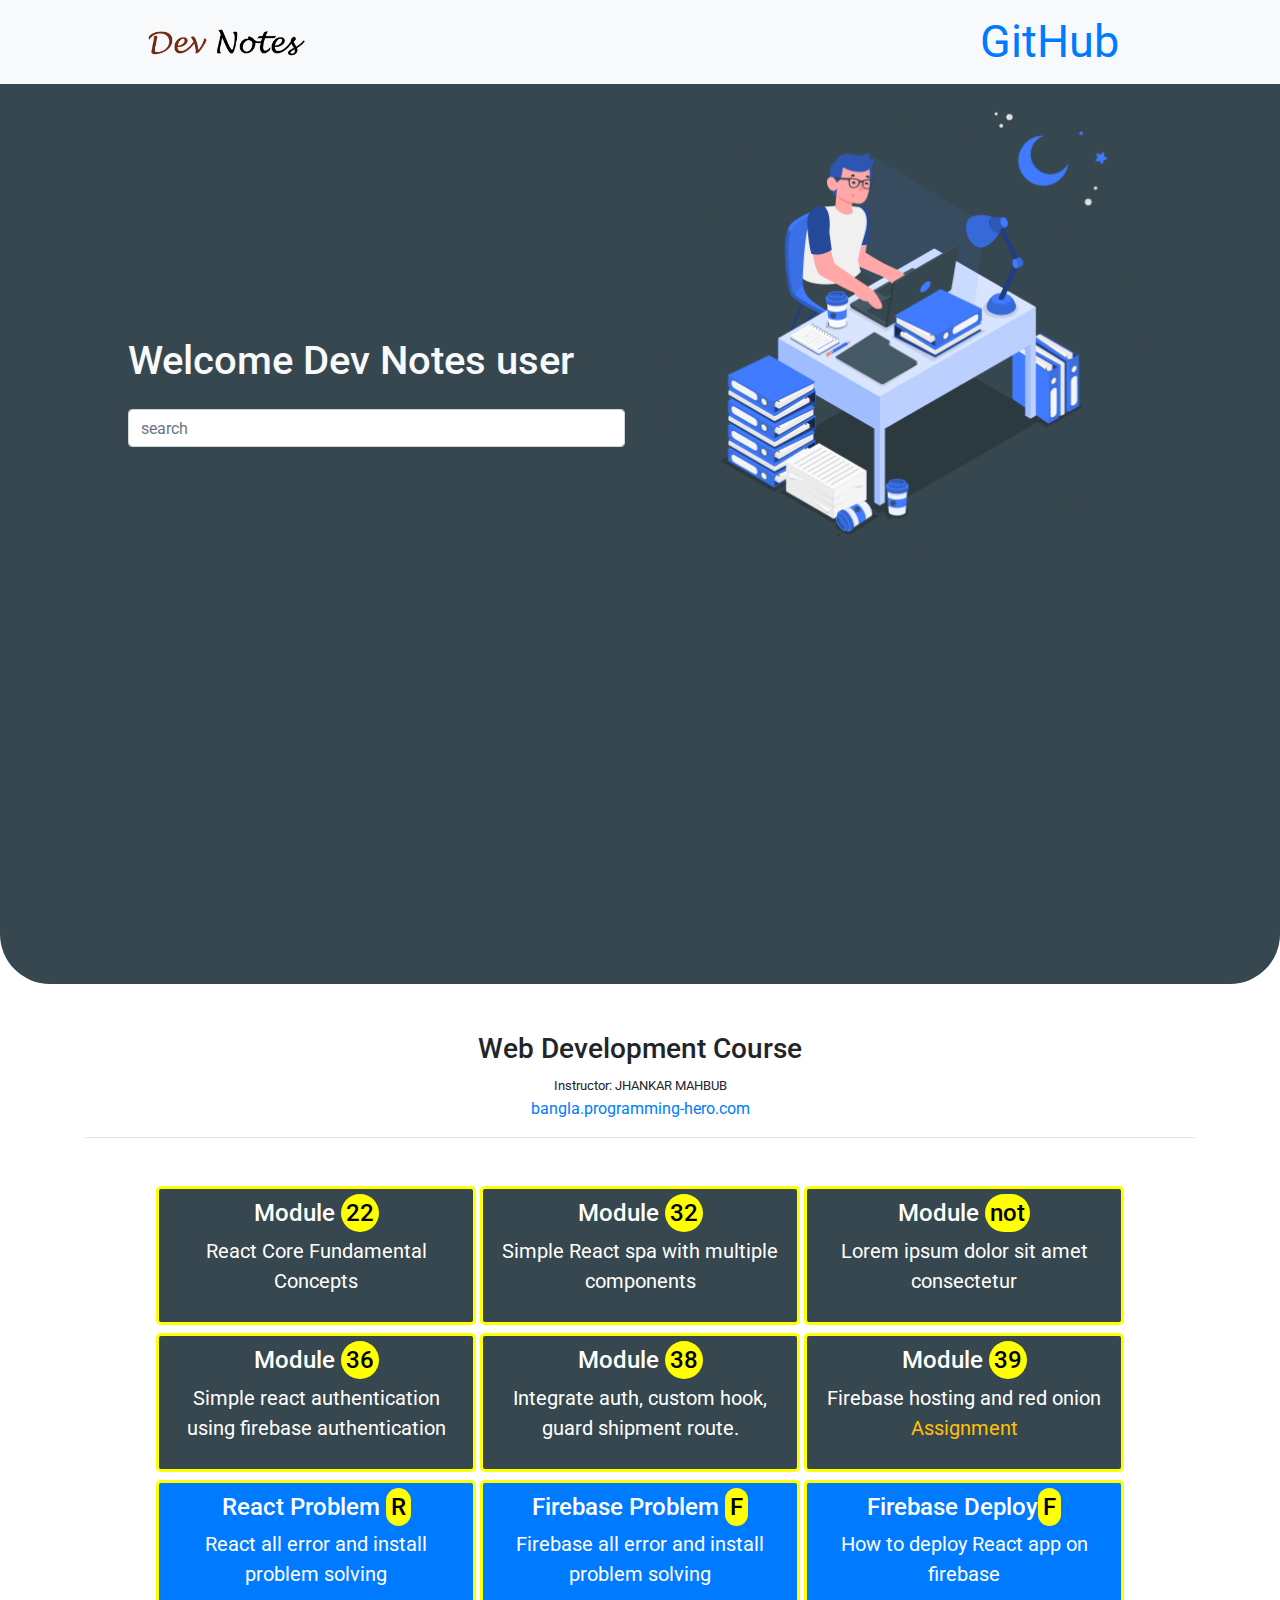
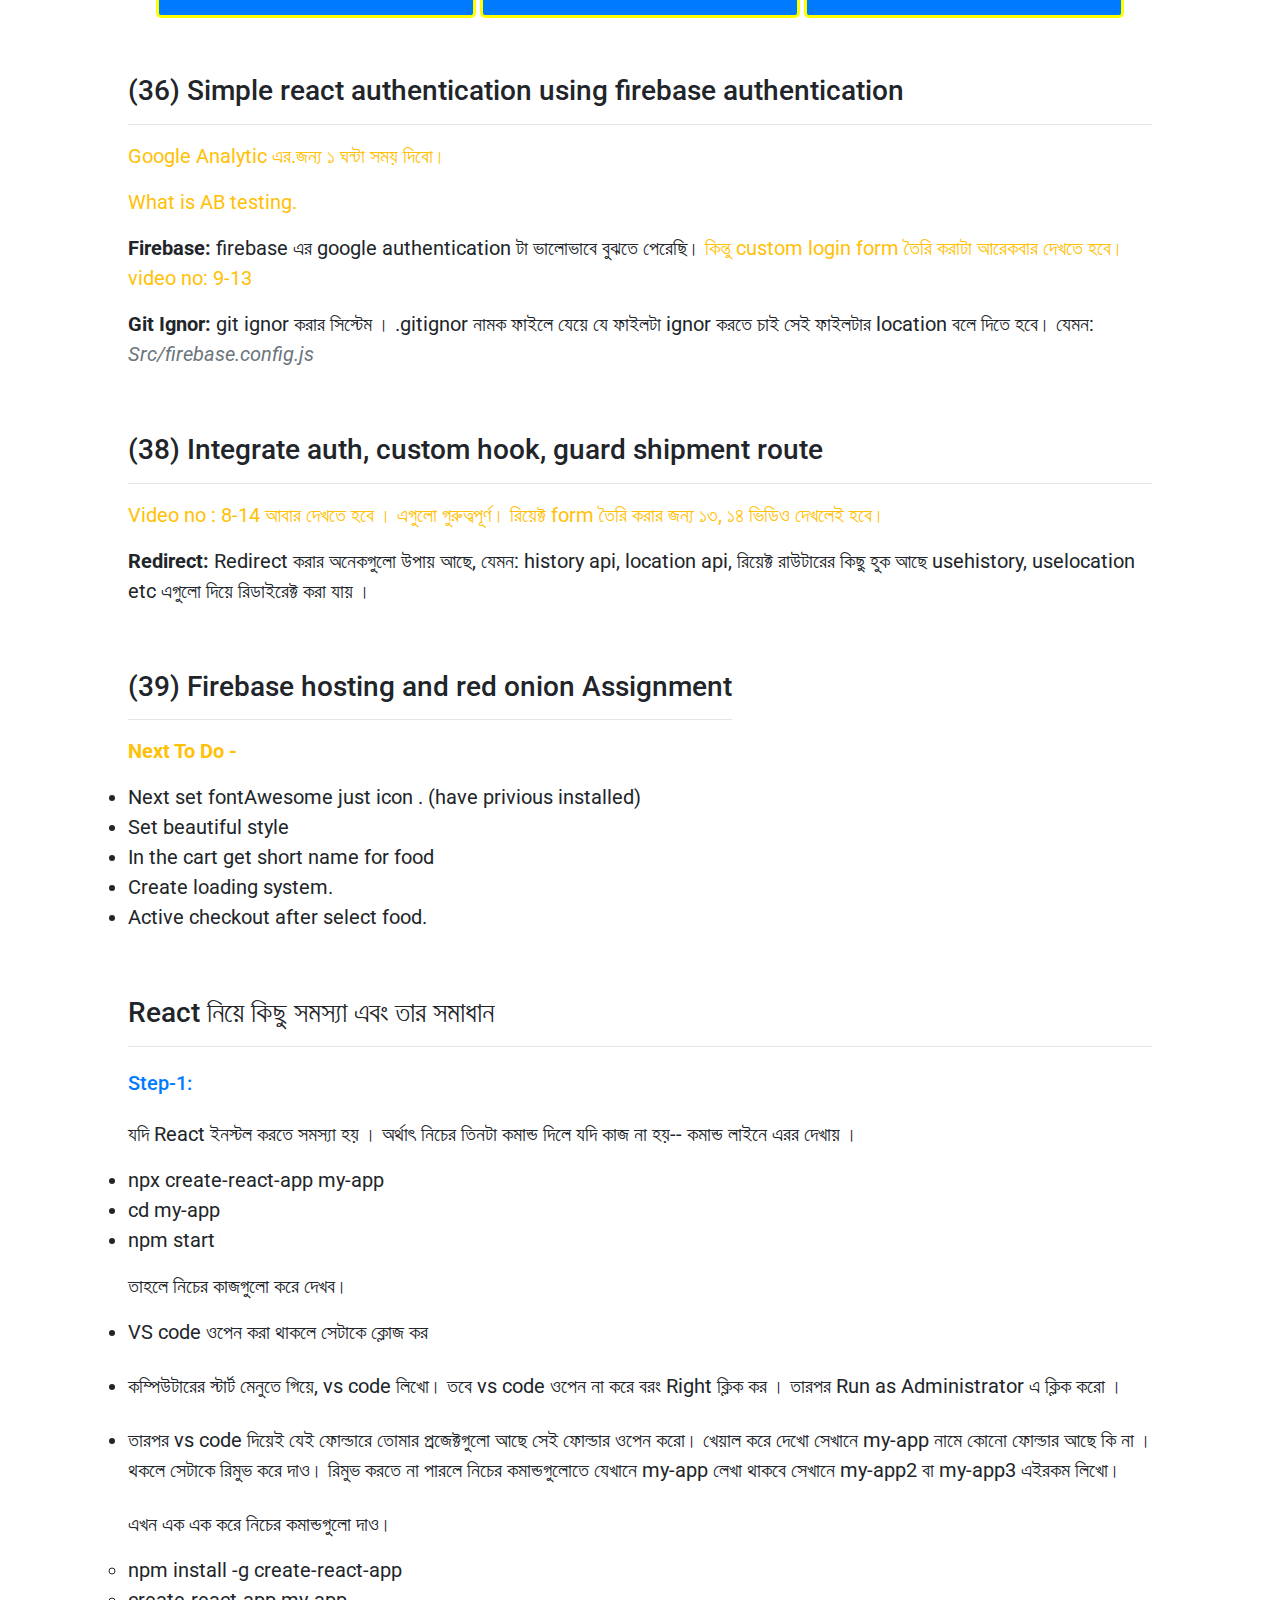
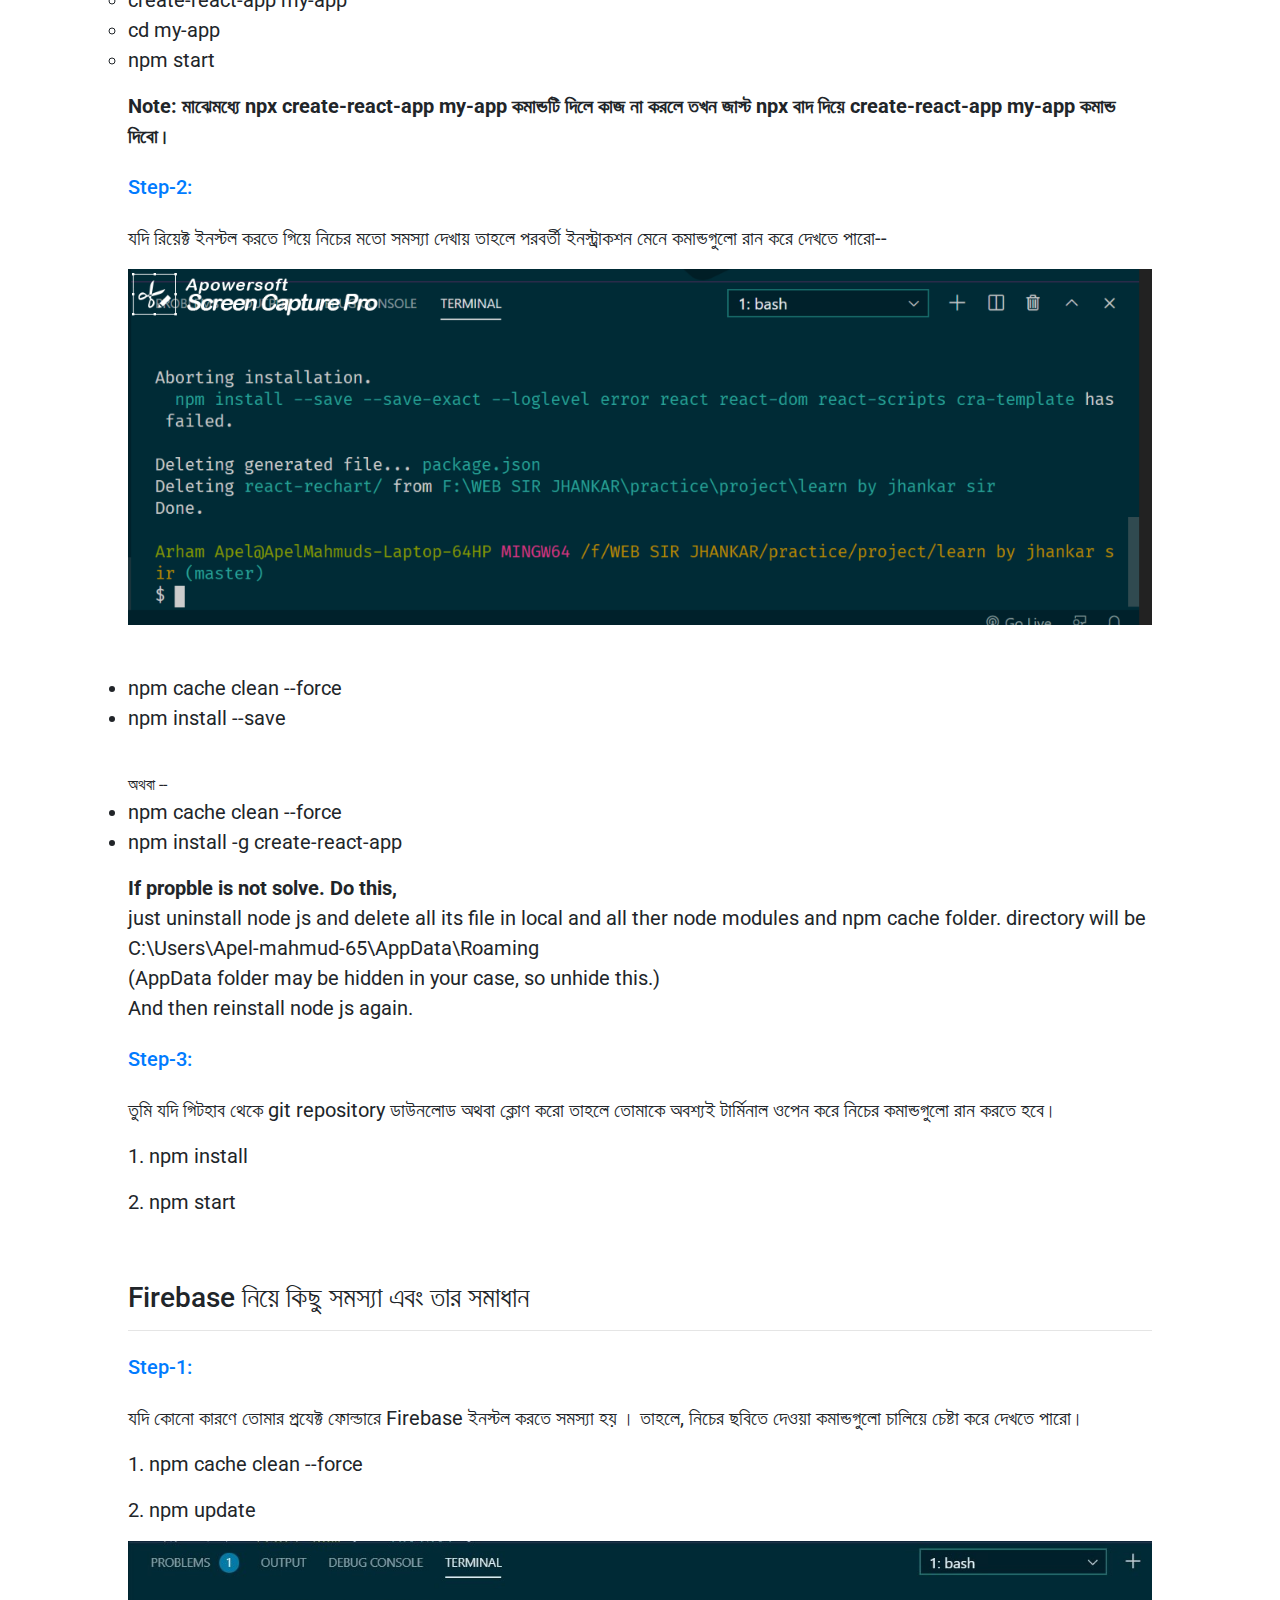
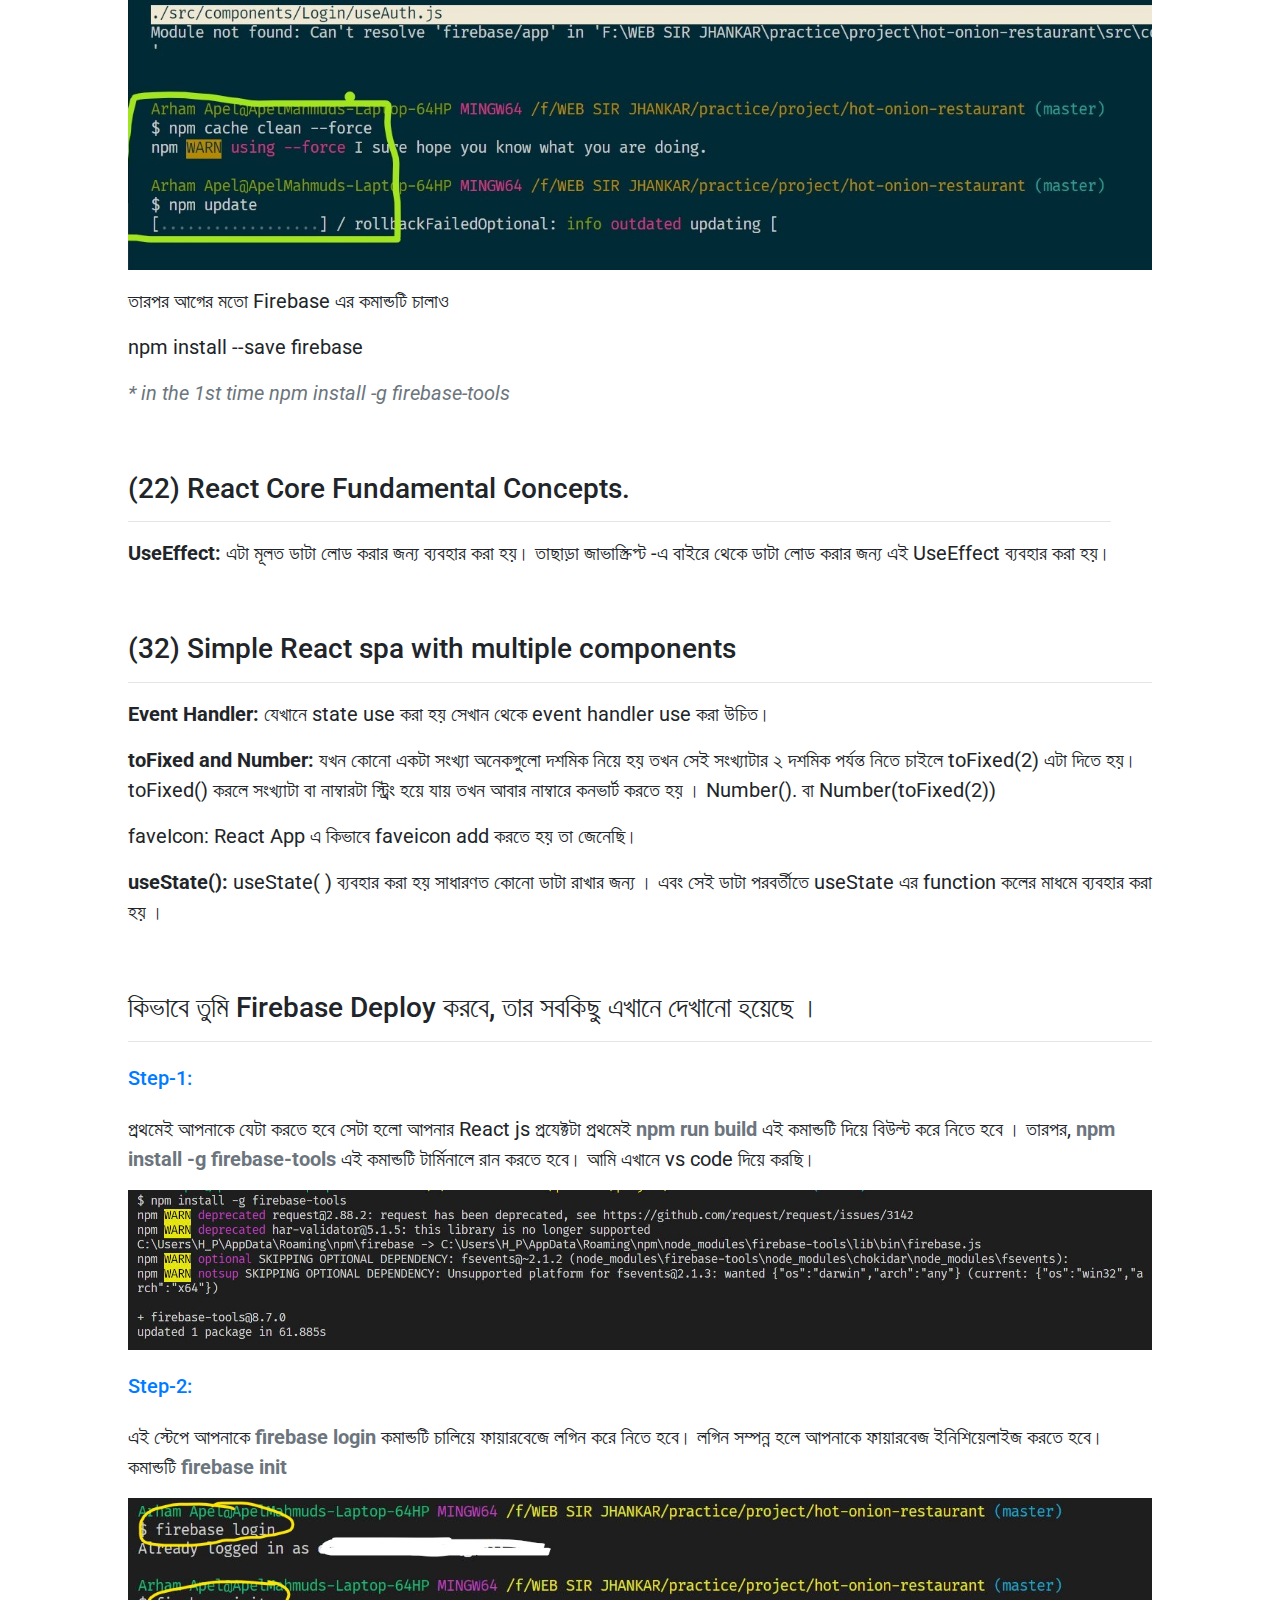
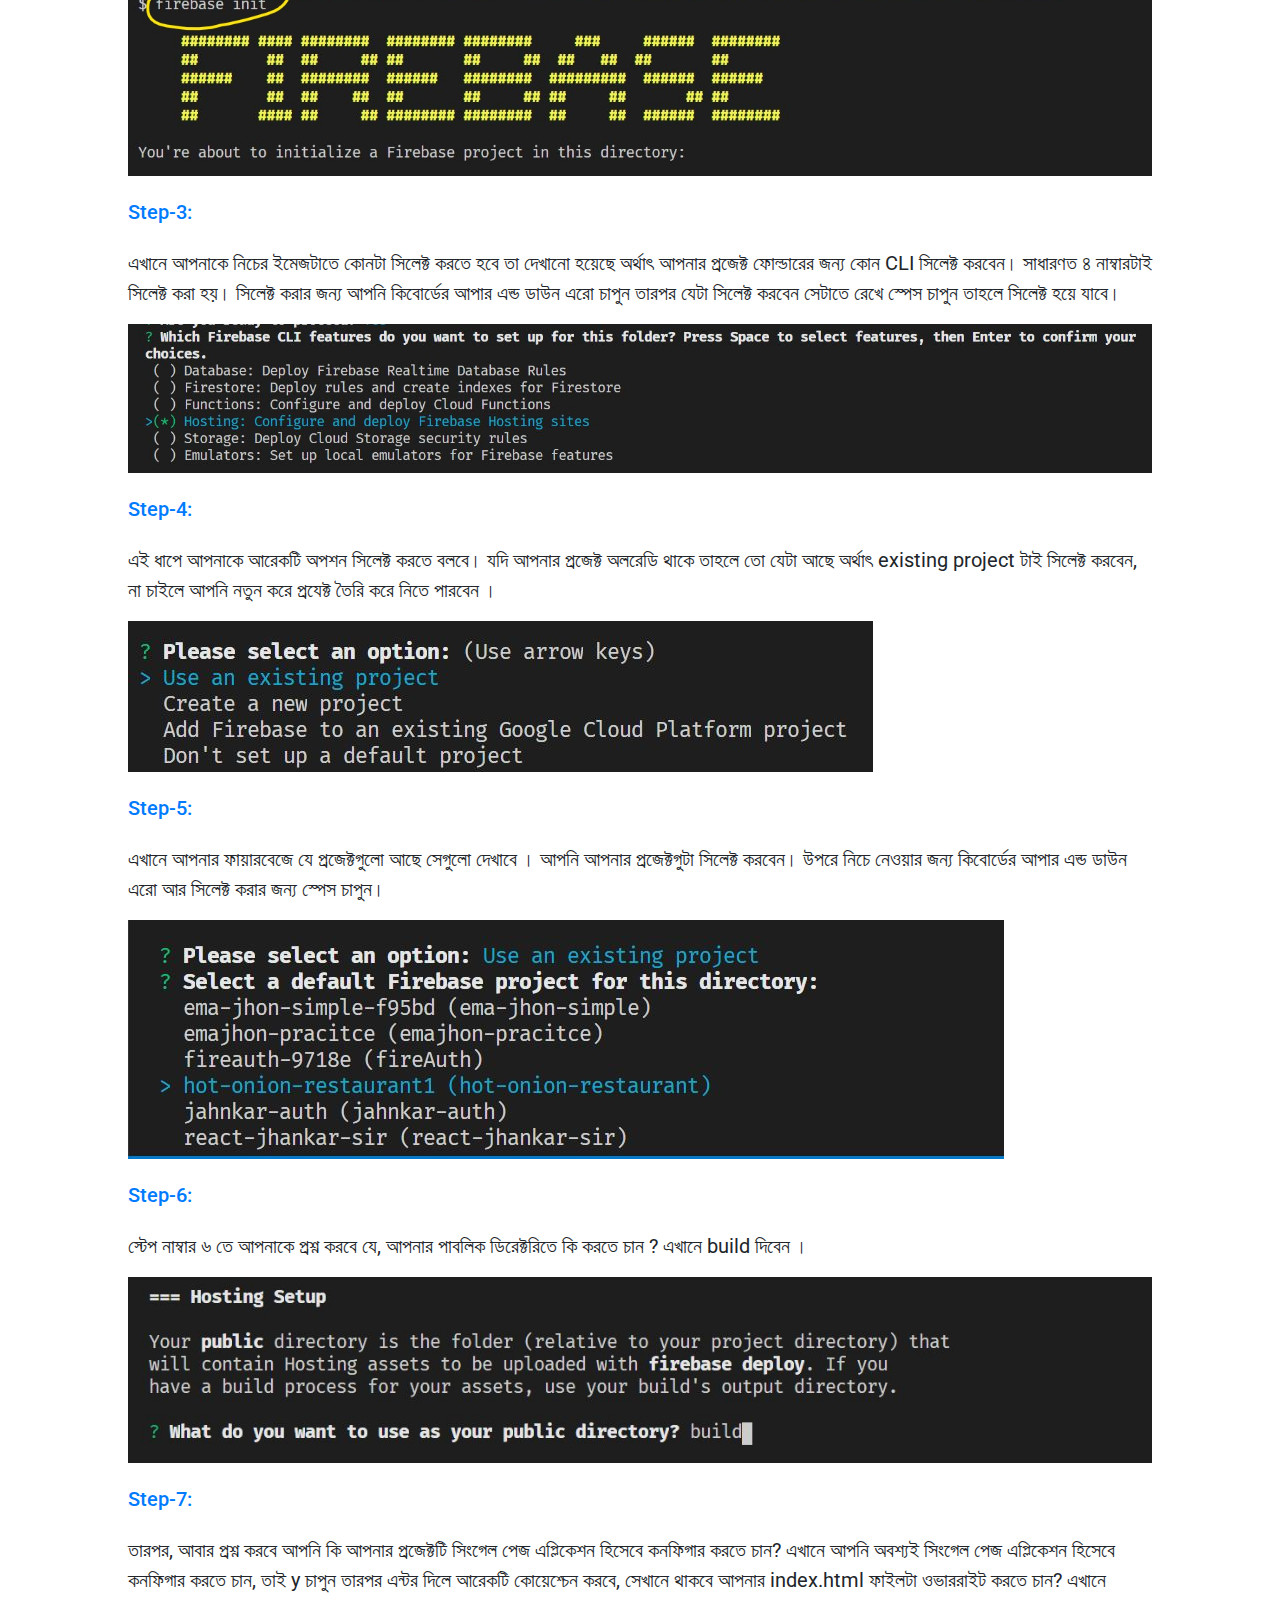
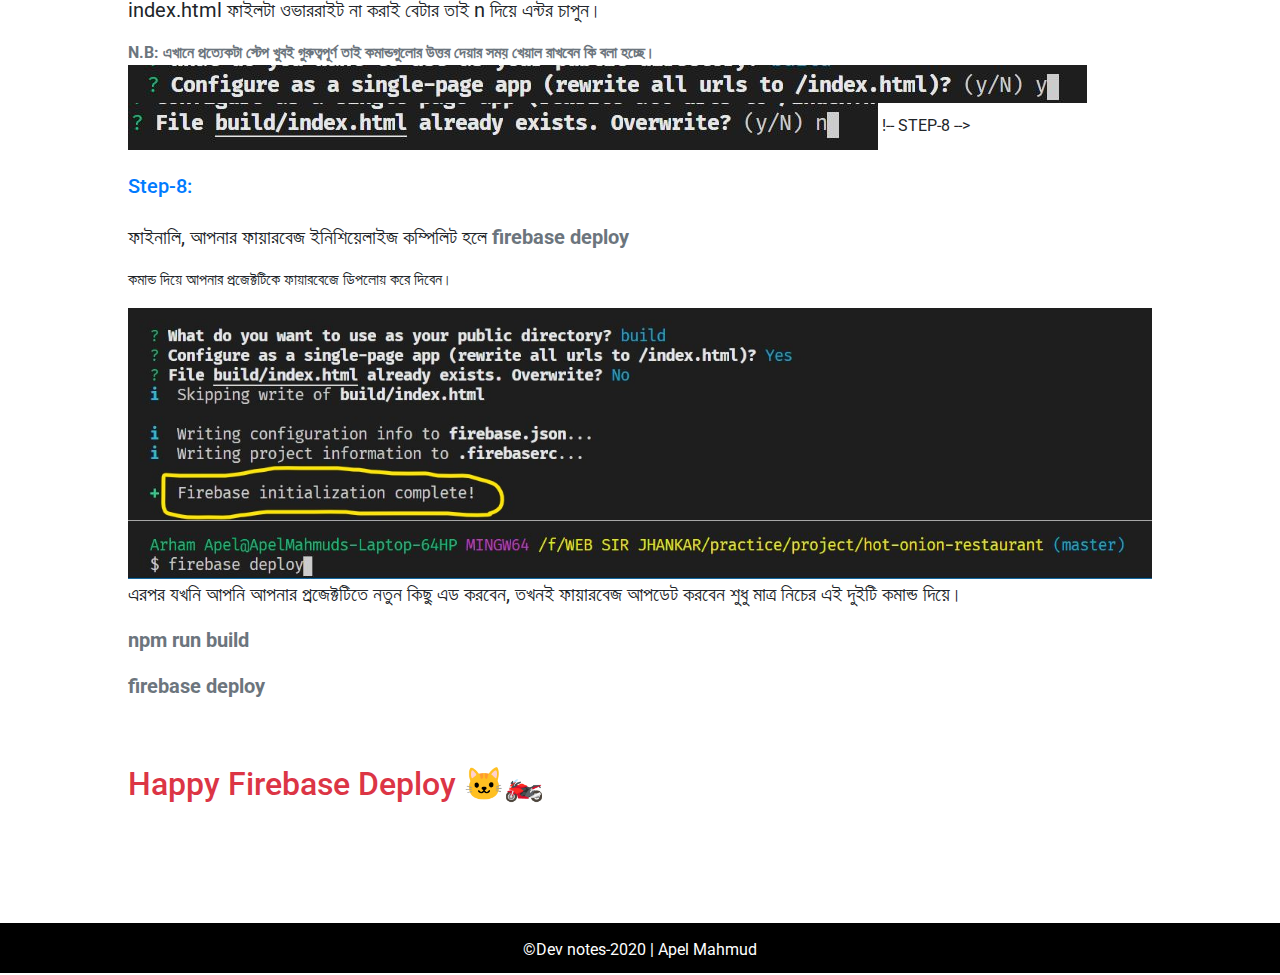
<file: index.html>
<!DOCTYPE html>
<html lang="en">
<head>
    <meta charset="UTF-8">
    <meta name="viewport" content="width=device-width, initial-scale=1.0">
    <title>Dev notes</title>
    <!-- GOOGLE FONT -->
    <link href="https://fonts.googleapis.com/css2?family=Roboto:wght@400;500;700&display=swap" rel="stylesheet">
    
    <link rel="stylesheet" href="./css/bootstrap.min.css">
    <link rel="stylesheet" href="./css/style.css">
</head>

<body>

    <nav class="navbar navbar-light bg-light">
        <div class="self-container">
            <a class="navbar-brand" href="./index.html">
                <img src="./image/devnotes.png" alt="">
            </a>
            <div class="ml-auto navbarNav">
                <a href="#">GitHub</a>
            </div>
        </div>
    </nav>

    <div class="landing-page">
        <div class="self-container">
            <div class="row d-flex align-items-center">
                <div class="col-md-6 mt-sm-5 pt-sm-5">
                    <h1 class="text-light my-4">Welcome Dev Notes user</h1>
                    <input type="search" placeholder="search" class="form-control">
                </div>
                <div class="col-md-6">
                    <img class="img-fluid" src="./image/working.png" alt="">
                </div>
            </div>
        </div>
    </div>
    
    <div class="container text-center mt-5 mb-5">
        <h3>Web Development Course</h3>
        <small>Instructor: JHANKAR MAHBUB</small><br>   
        <a href="https://bangla.programming-hero.com">bangla.programming-hero.com</a>
        <hr>
    </div>

<!-- Module Title -->
    <div class="center">
        <div class="module mb-2">
            <a href="#module22">
                <h4>Module <span>22</span></h4>
                <p>React Core Fundamental Concepts</p>
            </a>
        </div>
        <div class="module mb-2">
            <a href="#module32">
                <h4>Module <span>32</span></h4>
                <p>Simple React spa with multiple components</p>
            </a>
        </div>
        <div class="module mb-2">
            <a href="#module37">
                <h4>Module <span>not</span></h4>
                <p>Lorem ipsum dolor sit amet consectetur </p>
            </a>
        </div>
        <div class="module mb-2">
            <a href="#module36">
                <h4>Module <span>36</span></h4>
                <p>Simple react authentication using firebase authentication</p>
            </a>
        </div>
        
        <div class="module mb-2">
            <a href="#module38">
                <h4>Module <span>38</span></h4>
                <p>Integrate auth, custom hook, guard shipment route.</p>
            </a>
        </div>
        <div class="module mb-2">
            <a href="#module39">
                <h4>Module <span>39</span></h4>
                <p>Firebase hosting and red onion <span class="text-warning">Assignment</span></p>
            </a>
        </div>
        <div class="module mb-2 bg-primary">
            <a href="#react-error">
                <h4>React Problem <span>R</span></h4>
                <p>React all error and install problem solving</p>
            </a>
        </div>
        <div class="module mb-2 bg-primary">
            <a href="#firebase-error">
                <h4>Firebase Problem <span>F</span></h4>
                <p>Firebase all error and install problem solving</p>
            </a>
        </div>
        <div class="module mb-2 bg-primary">
            <a href="#firebase-deploy">
                <h4>Firebase Deploy<span>F</span></h4>
                <p>How to deploy React app on firebase</p>
            </a>
        </div>
    </div>

    <!-- CREATE ARTICEL FROM HERE-->

    <div class="self-container mt-5">
        <div id="module36">
            <h3>(36) Simple react authentication using firebase authentication</h3>
            <hr>
            <p class="text-warning">Google Analytic এর.জন্য ১ ঘন্টা সময় দিবো। </p>
            <p class="text-warning">What is AB testing.</p>
            <p><strong>Firebase: </strong>firebase এর google authentication টা ভালোভাবে বুঝতে পেরেছি।
            <span class="text-warning">কিন্তু custom login form তৈরি করাটা আরেকবার দেখতে হবে। video no: 9-13</span>
            </p>
            <p><strong>Git Ignor:</strong> git ignor করার সিস্টেম । 
            .gitignor নামক ফাইলে যেয়ে যে ফাইলটা ignor করতে চাই সেই ফাইলটার location বলে দিতে হবে। যেমন: 
            <em class="text-secondary">Src/firebase.config.js</em>
            </p>
            
        </div>
    </div>

    <div class="self-container mt-5">
        <div id="module38">
            <h3>(38) Integrate auth, custom hook, guard shipment route</h3>
            <hr>
            <p class="text-warning">Video no : 8-14 আবার দেখতে হবে । এগুলো গুরুত্বপূর্ণ।
            রিয়েক্ট form তৈরি করার জন্য ১৩, ১৪ ভিডিও দেখলেই হবে।
            </p>
            <p><strong>Redirect:</strong> Redirect করার অনেকগুলো উপায় আছে, যেমন: history api, location api, রিয়েক্ট রাউটারের কিছু হুক আছে usehistory, uselocation etc এগুলো দিয়ে রিডাইরেক্ট করা যায় ।</p>
        </div>
    </div>

    <div class="self-container mt-5">
        <div id="module39">
            <h3>(39) Firebase hosting and red onion Assignment</h3>
            <hr>
            <p class="text-warning"><strong>Next To Do -</strong></p>
            <ul>
                <li>Next set fontAwesome just icon . (have privious installed)</li>
                <li>Set beautiful style</li>
                <li>In the cart get short name for food</li>
                <li>Create loading system.</li>
                <li>Active checkout after select food.</li>
            </ul>   
        </div>
    </div>

    <div class="self-container mt-5">
        <div id="react-error">
            <h3>React নিয়ে কিছু সমস্যা এবং তার সমাধান</h3>
            <hr>
            <!-- STEP-1  -->
            <h5 class="text-primary my-4">Step-1:</h5>
            <p>যদি React ইনস্টল করতে সমস্যা হয় । অর্থাৎ নিচের তিনটা কমান্ড দিলে যদি কাজ না হয়-- কমান্ড লাইনে এরর দেখায় ।</p>
            <ul>
                <li>npx create-react-app my-app</li>
                <li>cd my-app</li>
                <li>npm start</li>
            </ul>
            <p>তাহলে নিচের কাজগুলো করে দেখব।</p>
            <ul>
                <li>VS code ওপেন করা থাকলে সেটাকে ক্লোজ কর</li><br>
                <li>কম্পিউটারের স্টার্ট মেনুতে গিয়ে, vs code লিখো। তবে vs code ওপেন না করে বরং Right ক্লিক কর । তারপর Run as Administrator এ ক্লিক করো ।</li><br>
                <li>তারপর vs code দিয়েই যেই ফোল্ডারে তোমার প্রজেক্টগুলো আছে সেই ফোল্ডার ওপেন করো। খেয়াল করে দেখো সেখানে my-app নামে কোনো ফোল্ডার আছে কি না । থকলে সেটাকে রিমুভ করে দাও। রিমুভ করতে না পারলে নিচের কমান্ডগুলোতে যেখানে my-app লেখা থাকবে সেখানে my-app2 বা my-app3 এইরকম লিখো।</li><br>
                <p>এখন এক এক করে নিচের কমান্ডগুলো দাও।</p>
                <ul>
                    <li>npm install -g create-react-app</li>
                    <li>create-react-app my-app</li>
                    <li>cd my-app</li>
                    <li>npm start</li>
                </ul>
            </ul>
            <p><strong>Note: মাঝেমধ্যে npx create-react-app my-app কমান্ডটি দিলে কাজ না করলে তখন জাস্ট npx বাদ দিয়ে create-react-app my-app কমান্ড দিবো।</strong></p>
            <!-- STEP-2 -->
            <h5 class="text-primary my-4">Step-2:</h5>
            <P>যদি রিয়েক্ট ইনস্টল করতে গিয়ে নিচের মতো সমস্যা দেখায় তাহলে পরবর্তী ইনস্ট্রাকশন মেনে কমান্ডগুলো রান করে দেখতে পারো--</P>
            <img class="img-fluid" src="./image/react-error-solution/react-p1.png" alt="">
            <div class="my-5"></div>
            <ul>
                <li>npm cache clean --force</li>
                <li>npm install --save</li>
            </ul>
            <br>
            অথবা --
            <ul>
                <li>npm cache clean --force</li>
                <li>npm install -g create-react-app</li>
            </ul>
            <p><strong>If propble is not solve. Do this, </strong> <br>
            just uninstall node js and delete all its file in local and all ther node modules and npm cache folder. directory will be 
            <br>C:\Users\Apel-mahmud-65\AppData\Roaming
            <br>(AppData folder may be hidden in your case, so unhide this.)
            <br>And then reinstall node js again.</p>
             <!-- STEP-3  -->
            <h5 class="text-primary my-4">Step-3:</h5>
            <p>তুমি যদি গিটহাব থেকে git repository ডাউনলোড অথবা ক্লোণ করো তাহলে তোমাকে অবশ্যই টার্মিনাল ওপেন করে নিচের কমান্ডগুলো রান করতে হবে।</p>
            <p>1. npm install</p>
            <p>2. npm start</p>
        </div>
    </div>

    <div class="self-container mt-5">
        <div id="firebase-error">
            <h3>Firebase নিয়ে কিছু সমস্যা এবং তার সমাধান</h3>
            <hr>
            <!-- STEP-1  -->
            <h5 class="text-primary my-4">Step-1:</h5>
            <p>যদি কোনো কারণে তোমার প্রযেক্ট ফোল্ডারে Firebase ইনস্টল করতে সমস্যা হয় । তাহলে, নিচের ছবিতে দেওয়া কমান্ডগুলো চালিয়ে চেষ্টা করে দেখতে পারো।</p>
            <p>1. npm cache clean --force</p>
            <p>2. npm update</p>
            <img src="./image/firebase-error-solution/error-solve1.jpg" alt="" class="img-fluid">
            <p class="mt-3">তারপর আগের মতো Firebase এর কমান্ডটি চালাও</p>
            <p>npm install --save firebase</p>
            <p class="text-secondary"><em>* in the 1st time npm install -g firebase-tools</em></p>
        </div>
    </div>

    <div class="self-container mt-5">
        <div id="module22">
            <h3>(22) React Core Fundamental Concepts.</h3>
            <hr>
            <p><strong>UseEffect: </strong> এটা মূলত ডাটা লোড করার জন্য ব্যবহার করা হয়। তাছাড়া জাভাস্ক্রিপ্ট -এ বাইরে থেকে ডাটা লোড করার জন্য এই UseEffect ব্যবহার করা হয়।</p> 
        </div>
    </div>

    <div class="self-container mt-5">
        <div id="module32">
            <h3>(32) Simple React spa with multiple components</h3>
            <hr>
            <p><strong>Event Handler:</strong> যেখানে state use করা হয় সেখান থেকে event handler use করা উচিত।</p> 
            <p><strong>toFixed and Number:</strong> যখন কোনো একটা সংখ্যা অনেকগুলো দশমিক নিয়ে হয় তখন সেই সংখ্যাটার ২ দশমিক পর্যন্ত নিতে চাইলে toFixed(2) এটা দিতে হয়। toFixed() করলে সংখ্যাটা বা নাম্বারটা স্ট্রিং হয়ে যায় তখন আবার নাম্বারে কনভার্ট করতে হয় । Number(). বা Number(toFixed(2))</p>
            <p>faveIcon: React App এ কিভাবে faveicon add করতে হয় তা জেনেছি। </p>
            <p><strong>useState():</strong> useState( )  ব্যবহার করা হয় সাধারণত কোনো ডাটা রাখার জন্য । এবং সেই ডাটা পরবর্তীতে useState এর function কলের মাধমে ব্যবহার করা হয় । </p>
        </div>
    </div>
    <!-- FIREBASE DEPLOY -->
    <div class="self-container mt-5">
        <div id="firebase-deploy">
            <h3>কিভাবে ‍তুমি Firebase Deploy করবে, তার সবকিছু এখানে দেখানো হয়েছে ।</h3>
            <hr>
             <!-- STEP-1  -->
            <h5 class="text-primary my-4">Step-1:</h5>
            <p>প্রথমেই আপনাকে যেটা করতে হবে সেটা হলো আপনার React js প্রযেক্টটা প্রথমেই <strong class="text-secondary">npm run build</strong> এই কমান্ডটি দিয়ে বিউল্ট করে নিতে হবে । তারপর, <strong class="text-secondary">npm install -g firebase-tools</strong> এই কমান্ডটি টার্মিনালে রান করতে হবে। আমি এখানে vs code দিয়ে করছি।</p>
            <img src="./image/firebase-deploy/firebase_deploy001.JPG" alt="" class="img-fluid">
            <!-- STEP-2  -->
            <h5 class="text-primary my-4">Step-2:</h5>
            <p>এই স্টেপে আপনাকে <strong class="text-secondary">firebase login</strong> কমান্ডটি চালিয়ে ফায়ারবেজে লগিন করে নিতে হবে।
            লগিন সম্পন্ন হলে আপনাকে ফায়ারবেজ ইনিশিয়েলাইজ করতে হবে। কমান্ডটি <strong class="text-secondary">firebase init</strong></p>
            <img src="./image/firebase-deploy/firebase-deploy02.jpg" alt="" class="img-fluid">
            <!-- STEP-3  -->
            <h5 class="text-primary my-4">Step-3:</h5>
            <p>এখানে আপনাকে নিচের ইমেজটাতে কোনটা সিলেক্ট করতে হবে তা দেখানো হয়েছে অর্থাৎ আপনার প্রজেক্ট ফোল্ডারের জন্য কোন CLI সিলেক্ট করবেন। সাধারণত ৪ নাম্বারটাই সিলেক্ট করা হয়। সিলেক্ট করার জন্য আপনি কিবোর্ডের আপার এন্ড ডাউন এরো চাপুন তারপর যেটা সিলেক্ট করবেন সেটাতে রেখে স্পেস চাপুন তাহলে সিলেক্ট হয়ে যাবে।</p>
            <img src="./image//firebase-deploy/firebase_deploy3.JPG" alt="" class="img-fluid">
            <!-- STEP-4  -->
            <h5 class="text-primary my-4">Step-4:</h5>
            <p>এই ধাপে আপনাকে আরেকটি অপশন সিলেক্ট করতে বলবে। যদি আপনার প্রজেক্ট অলরেডি থাকে তাহলে তো যেটা আছে অর্থাৎ existing project টাই সিলেক্ট করবেন, না চাইলে আপনি নতুন করে প্রযেক্ট তৈরি করে নিতে পারবেন ।</p>
            <img src="./image//firebase-deploy/firebase_deploy4.JPG" alt="" class="img-fluid">
             <!-- STEP-5  -->
             <h5 class="text-primary my-4">Step-5:</h5>
             <p>এখানে আপনার ফায়ারবেজে যে প্রজেক্টগুলো আছে সেগুলো দেখাবে । আপনি আপনার প্রজেক্টগুটা সিলেক্ট করবেন। উপরে নিচে নেওয়ার জন্য কিবোর্ডের আপার এন্ড ডাউন এরো আর সিলেক্ট করার জন্য স্পেস চাপুন।</p>
             <img src="./image//firebase-deploy/firebase_deploy5.JPG" alt="" class="img-fluid">
             <!-- STEP-6  -->
             <h5 class="text-primary my-4">Step-6:</h5>
             <p>স্টেপ নাম্বার ৬ তে আপনাকে প্রশ্ন করবে যে, আপনার পাবলিক ডিরেক্টরিতে কি করতে চান ? এখানে build দিবেন ।</p>
             <img src="./image//firebase-deploy/firebase_deploy7.JPG" alt="" class="img-fluid">
             <!-- STEP-7  -->
             <h5 class="text-primary my-4">Step-7:</h5>
             <p>তারপর, আবার প্রশ্ন করবে আপনি কি আপনার প্রজেক্টটি সিংগেল পেজ এপ্লিকেশন হিসেবে কনফিগার করতে চান? এখানে আপনি অবশ্যই সিংগেল পেজ এপ্লিকেশন হিসেবে কনফিগার করতে চান, তাই y চাপুন তারপর এন্টর দিলে আরেকটি কোয়েশ্চেন করবে, সেখানে থাকবে আপনার index.html ফাইলটা ওভাররাইট করতে চান? এখানে index.html ফাইলটা ওভাররাইট না করাই বেটার তাই n দিয়ে এন্টর চাপুন।</p>
             <strong class="text-secondary">N.B: এখানে প্রত্যেকটা স্টেপ খুবই গুরুত্বপূর্ণ তাই কমান্ডগুলোর উত্তর দেয়ার সময় খেয়াল রাখবেন কি বলা হচ্ছে। </strong>
             <img src="./image//firebase-deploy/firebase_deploy8.JPG" alt="" class="img-fluid">
             <img src="./image//firebase-deploy/firebase_deploy9.JPG" alt="" class="img-fluid">
             !-- STEP-8  -->
             <h5 class="text-primary my-4">Step-8:</h5>
             <p>ফাইনালি, আপনার ফায়ারবেজ ইনিশিয়েলাইজ কম্পিলিট হলে <strong class="text-secondary">firebase deploy</strong></p> কমান্ড দিয়ে আপনার প্রজেক্টটিকে ফায়ারবেজে ডিপলোয় করে দিবেন। </p>
             <img src="./image//firebase-deploy/firebase_deploy10.JPG" alt="" class="img-fluid">
             <img src="./image//firebase-deploy/firebase_deploy13.JPG" alt="" class="img-fluid">
             <p>এরপর যখনি আপনি আপনার প্রজেক্টটিতে নতুন কিছু এড করবেন, তখনই ফায়ারবেজ আপডেট করবেন শুধু মাত্র নিচের এই দুইটি কমান্ড দিয়ে। </p>
             <p><strong class="text-secondary">npm run build</strong></p>
             <p><strong class="text-secondary">firebase deploy</strong></p>
             <h2 class="py-5 text-danger">Happy Firebase Deploy 🐱‍🏍</h2>
        </div>
    </div>

    <div class="footer">
        <div class="container">
            <p><small>&copy;Dev notes-2020 | Apel Mahmud</small></p>
        </div>
    </div>

    <script src="https://code.jquery.com/jquery-3.5.1.slim.min.js"></script>
    <script src="https://stackpath.bootstrapcdn.com/bootstrap/4.5.0/js/bootstrap.min.js"></script>
    <script src="https://cdn.jsdelivr.net/npm/popper.js@1.16.0/dist/umd/popper.min.js"></script>
</body>
</html>
</file>
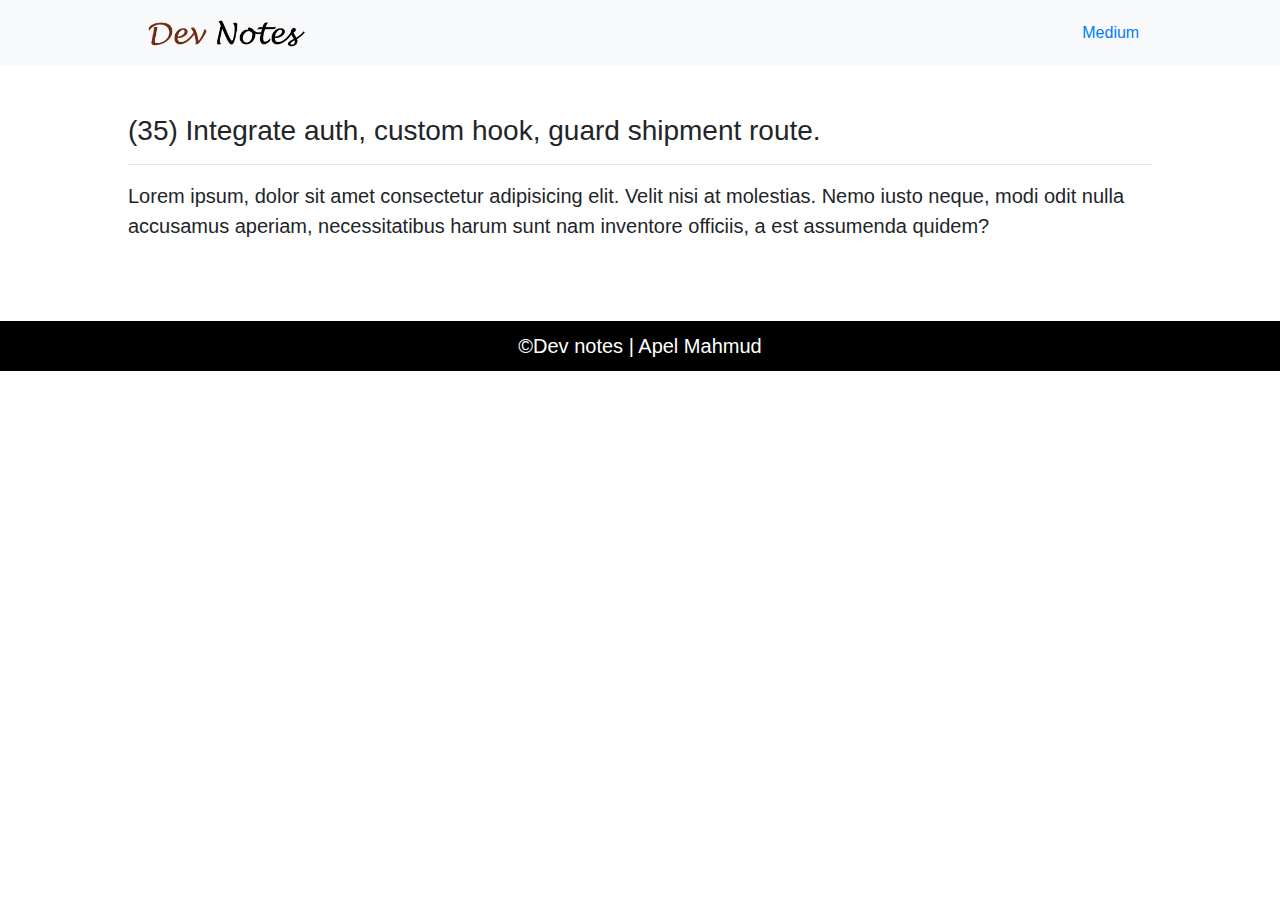
<file: p-hero/module35.html>
<!DOCTYPE html>
<html lang="en">
<head>
    <meta charset="UTF-8">
    <meta name="viewport" content="width=device-width, initial-scale=1.0">
    <title>Dev notes</title>

    <link rel="stylesheet" href="../css/bootstrap.min.css">
    <link rel="stylesheet" href="../css/style.css">
</head>

<body>

    <nav class="navbar navbar-light bg-light">
        <div class="self-container">
            <a class="navbar-brand" href="/index.html">
                <img src="../image/devnotes.png" alt="">
            </a>
            <div class="ml-auto">
                <a href="#">Medium</a>
            </div>
        </div>
    </nav>
    
    <div class="self-container">
        <div class="mt-5">
            <h3>(35) Integrate auth, custom hook, guard shipment route.</h3>
            <hr>
            <p>Lorem ipsum, dolor sit amet consectetur adipisicing elit. Velit nisi at molestias. Nemo iusto neque, modi odit nulla accusamus aperiam, necessitatibus harum sunt nam inventore officiis, a est assumenda quidem?</p>
        </div>
    </div>

    <div class="footer">
        <div class="container">
            <p>&copy;Dev notes | Apel Mahmud</p>
        </div>
    </div>

    <script src="../js/jquery-3.3.1.slim.min.js"></script>
    <script src="../js/bootstrap.min.js"></script>
    <script src="../js/popper.min.js"></script>
</body>
</html>
</file>
<file: css/style.css>
*{margin: 0; padding: 0;}

html, body {
    scroll-behavior: smooth;
    font-family: 'Roboto', sans-serif;
}

ul li, p {
    font-size: 20px;
}

.self-container {
    width: 80%;
    margin: 0 auto;
    display: flex;
    align-items: center;
    justify-content: space-between;
}

.navbar-brand img{
    height: 40px;
}

.navbarNav a{
    font-size: 45px;
    color: #007BFF;
    margin: 0 20px;
    text-decoration: none;
}

.navbarNav a:hover {
    color: #044a94;
}

.landing-page {
    height: 100vh;
    background: #37474f;
    border-bottom-left-radius: 50px;
    border-bottom-right-radius: 50px;
}

.module {
    padding: 10px;
    width: 320px;
    display: inline-block;
    background: #37474f;
    border-radius: 5px;
    border: 3px solid yellow;
}

.module a, h4 {
    text-decoration: none;
    color: #fff;
}

.module h4 span {
    background: yellow;
    border-radius: 50px;
    padding: 5px;
    color: #000;
    transition: all .3s ease-in;
}

.module:hover {
    border: none;
}

.footer {
    margin-top: 5%;
    height: 50px;
    background: #000;
}

.footer p {
    line-height: 50px;
    color: #fff;
    text-align: center;
}

.center {
    text-align: center;
}




/* =============================== 
        Responsive part
=================================*/
@media (max-width: 568px){
    .navbar-brand img{
        height: 30px;
    }
}
</file>
